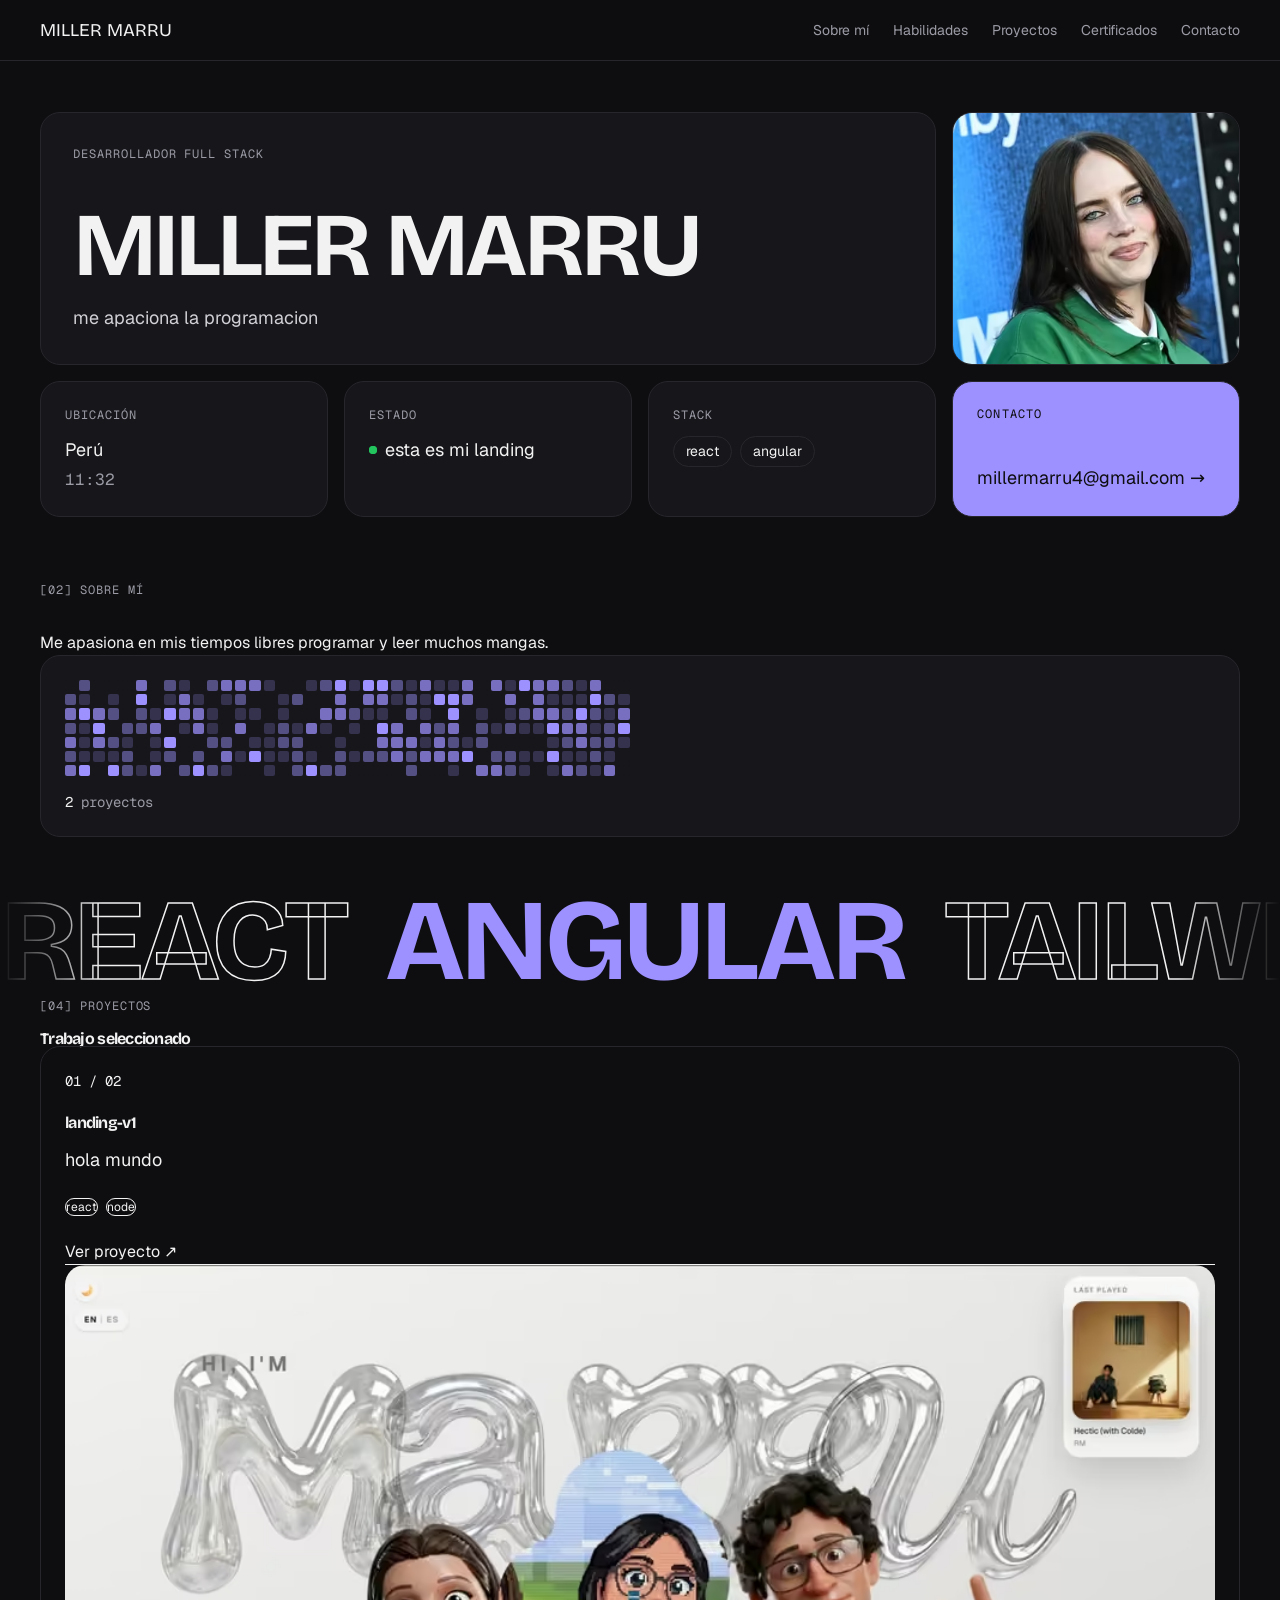
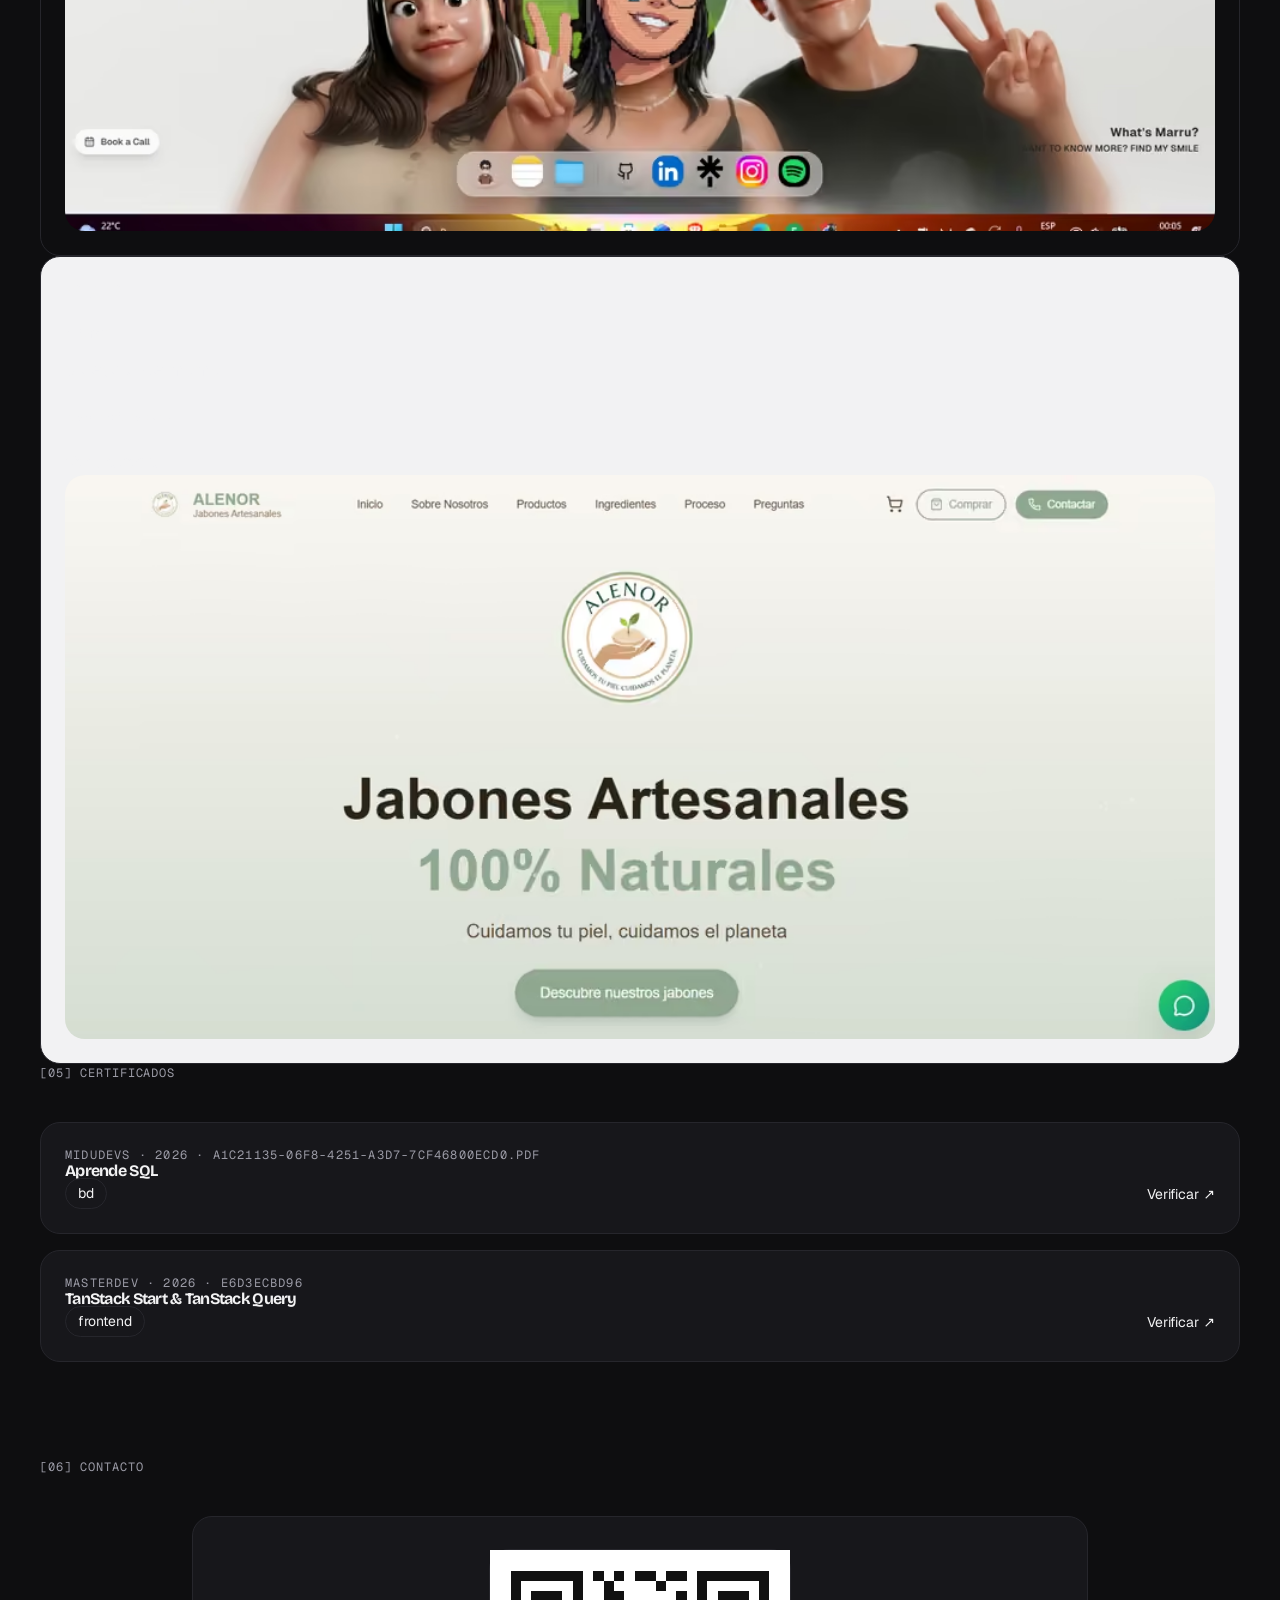
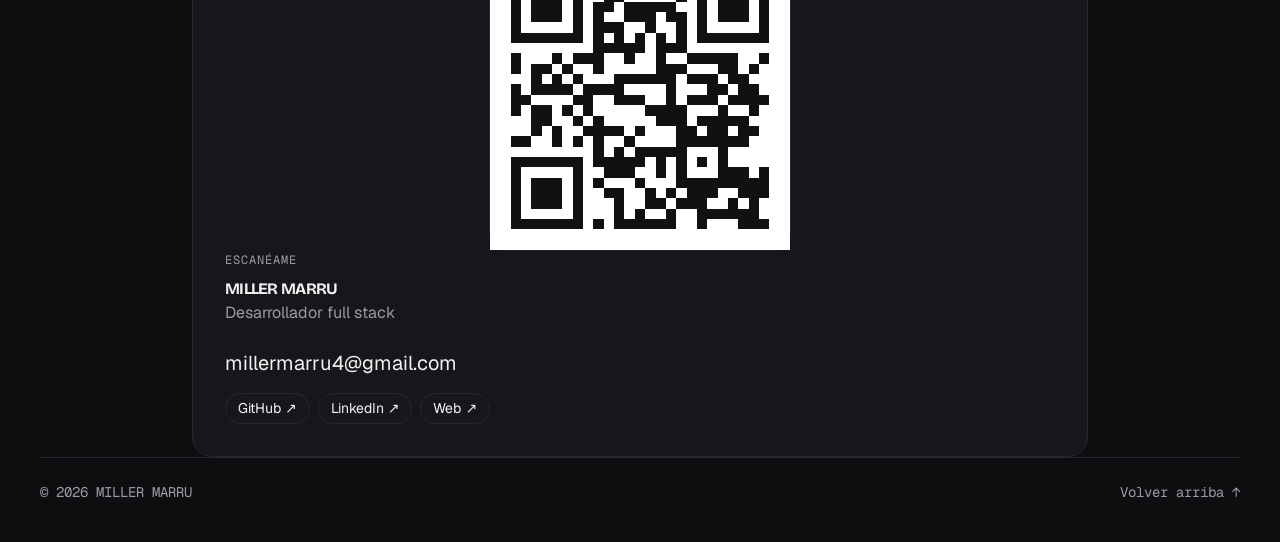
<file: index.html>
<!doctype html>
<html lang="es" data-theme="noche">
<head>
<meta charset="utf-8">
<meta name="viewport" content="width=device-width, initial-scale=1">
<title>MILLER MARRU · Desarrollador full stack</title>
<meta name="description" content="me apaciona la programacion">
<link rel="preload" href="assets/fonts/bricolage-grotesque-latin-wght-normal.woff2" as="font" type="font/woff2" crossorigin>
<link rel="stylesheet" href="assets/css/theme.css">
<link rel="stylesheet" href="assets/css/styles.css">
<script src="assets/js/site.js" defer></script>
</head>
<body class="antialiased">
<a href="#main" class="sr-only">Saltar al contenido</a>
<header class="nav-glass fixed inset-x-0 top-0 z-40 border-b border-line">
  <nav class="flex items-center justify-between gap-6 px-5 py-4 md:px-10" aria-label="Principal">
    <a href="#hero" class="font-display text-lg">MILLER MARRU</a>
    <ul class="hidden gap-6 text-sm sm:flex"><li><a href="#about" class="text-muted hover:text-ink">Sobre mí</a></li><li><a href="#skills" class="text-muted hover:text-ink">Habilidades</a></li><li><a href="#projects" class="text-muted hover:text-ink">Proyectos</a></li><li><a href="#certificates" class="text-muted hover:text-ink">Certificados</a></li><li><a href="#contact" class="text-muted hover:text-ink">Contacto</a></li></ul>
  </nav>
</header>
<main id="main">
<div data-include="sections/hero.html"><noscript><p class="px-5 py-4"><a class="underline" href="sections/hero.html">Hero</a></p></noscript></div>
<div data-include="sections/about.html"><noscript><p class="px-5 py-4"><a class="underline" href="sections/about.html">Sobre mí</a></p></noscript></div>
<div data-include="sections/skills.html"><noscript><p class="px-5 py-4"><a class="underline" href="sections/skills.html">Habilidades</a></p></noscript></div>
<div data-include="sections/projects.html"><noscript><p class="px-5 py-4"><a class="underline" href="sections/projects.html">Proyectos</a></p></noscript></div>
<div data-include="sections/certificates.html"><noscript><p class="px-5 py-4"><a class="underline" href="sections/certificates.html">Certificados</a></p></noscript></div>
<div data-include="sections/contact.html"><noscript><p class="px-5 py-4"><a class="underline" href="sections/contact.html">Contacto</a></p></noscript></div>
</main>
</body>
</html>
</file>
<file: assets/css/theme.css>
/* Tema: Noche. Oscuro elegante con violeta y grotesca expresiva. */
@font-face{font-family:"Bricolage Grotesque";src:url("../fonts/bricolage-grotesque-latin-wght-normal.woff2") format("woff2");font-weight:200 800;font-style:normal;font-display:swap}
@font-face{font-family:"Geist";src:url("../fonts/geist-latin-wght-normal.woff2") format("woff2");font-weight:100 900;font-style:normal;font-display:swap}
@font-face{font-family:"Geist Mono";src:url("../fonts/geist-mono-latin-wght-normal.woff2") format("woff2");font-weight:100 900;font-style:normal;font-display:swap}
:root{--ff-display:"Bricolage Grotesque", ui-sans-serif, system-ui, sans-serif;--ff-body:"Geist", ui-sans-serif, system-ui, sans-serif;--ff-mono:"Geist Mono", ui-monospace, SFMono-Regular, Menlo, monospace;--display-tracking:-0.045em;--display-weight:700;--display-case:none;--display-scale:1;--display-leading:0.95;--radius:1.25rem;--bg:#0E0E10;--bg-2:#17171B;--ink:#F2F2F3;--ink-2:#D0D0D6;--muted:#9B9BA6;--line:#26262C;--accent:#9D90FF;--accent-soft:#211D3D;--on-accent:#0E0E10;color-scheme:dark}
</file>
<file: assets/css/styles.css>
/*! tailwindcss v4.3.3 | MIT License | https://tailwindcss.com */
@layer properties{@supports (((-webkit-hyphens:none)) and (not (margin-trim:inline))) or ((-moz-orient:inline) and (not (color:rgb(from red r g b)))){*,:before,:after,::backdrop{--tw-space-y-reverse:0;--tw-space-x-reverse:0;--tw-divide-y-reverse:0;--tw-border-style:solid;--tw-leading:initial;--tw-font-weight:initial;--tw-tracking:initial;--tw-translate-x:0;--tw-translate-y:0;--tw-translate-z:0}}}@layer theme{:root,:host{--font-sans:-apple-system, BlinkMacSystemFont, "Segoe UI", Roboto, "Helvetica Neue", "Noto Sans", Arial, sans-serif, "Apple Color Emoji", "Segoe UI Emoji", "Segoe UI Symbol", "Noto Color Emoji";--spacing:.25rem;--container-lg:32rem;--container-xl:36rem;--container-2xl:42rem;--container-3xl:48rem;--container-4xl:56rem;--container-5xl:64rem;--container-6xl:72rem;--text-xs:.75rem;--text-xs--line-height:calc(1 / .75);--text-sm:.875rem;--text-sm--line-height:calc(1.25 / .875);--text-base:1rem;--text-base--line-height:calc(1.5 / 1);--text-lg:1.125rem;--text-lg--line-height:calc(1.75 / 1.125);--text-xl:1.25rem;--text-xl--line-height:calc(1.75 / 1.25);--text-2xl:1.5rem;--text-2xl--line-height:calc(2 / 1.5);--text-5xl:3rem;--text-5xl--line-height:1;--text-7xl:4.5rem;--text-7xl--line-height:1;--font-weight-medium:500;--tracking-normal:0em;--tracking-widest:.1em;--leading-tight:1.25;--default-transition-duration:.15s;--default-transition-timing-function:cubic-bezier(.4, 0, .2, 1);--default-font-family:var(--font-sans);--default-mono-font-family:var(--ff-mono)}}@layer base{*,:after,:before,::backdrop,::file-selector-button{box-sizing:border-box;border:0 solid;margin:0;padding:0}html,:host{-webkit-text-size-adjust:100%;tab-size:4;line-height:1.5;font-family:var(--default-font-family,-apple-system, BlinkMacSystemFont, "Segoe UI", Roboto, "Helvetica Neue", "Noto Sans", Arial, sans-serif, "Apple Color Emoji", "Segoe UI Emoji", "Segoe UI Symbol", "Noto Color Emoji");font-feature-settings:var(--default-font-feature-settings,normal);font-variation-settings:var(--default-font-variation-settings,normal);-webkit-tap-highlight-color:transparent}hr{height:0;color:inherit;border-top-width:1px}abbr:where([title]){text-decoration:underline dotted}h1,h2,h3,h4,h5,h6{font-size:inherit;font-weight:inherit}a{color:inherit;-webkit-text-decoration:inherit;text-decoration:inherit}b,strong{font-weight:bolder}code,kbd,samp,pre{font-family:var(--default-mono-font-family,ui-monospace, SFMono-Regular, Menlo, Monaco, Consolas, "Liberation Mono", "Courier New", monospace);font-feature-settings:var(--default-mono-font-feature-settings,normal);font-variation-settings:var(--default-mono-font-variation-settings,normal);font-size:1em}small{font-size:80%}sub,sup{vertical-align:baseline;font-size:75%;line-height:0;position:relative}sub{bottom:-.25em}sup{top:-.5em}table{text-indent:0;border-color:inherit;border-collapse:collapse}:-moz-focusring:where(:not(iframe)){outline:auto}progress{vertical-align:baseline}summary{display:list-item}ol,ul,menu{list-style:none}img,svg,video,canvas,audio,iframe,embed,object{vertical-align:middle;display:block}img,video{max-width:100%;height:auto}button,input,select,optgroup,textarea,::file-selector-button{font:inherit;font-feature-settings:inherit;font-variation-settings:inherit;letter-spacing:inherit;color:inherit;opacity:1;background-color:#0000;border-radius:0}:where(select:is([multiple],[size])) optgroup{font-weight:bolder}:where(select:is([multiple],[size])) optgroup option{padding-inline-start:20px}::file-selector-button{margin-inline-end:4px}::placeholder{opacity:1}@supports (not ((-webkit-appearance:-apple-pay-button))) or (contain-intrinsic-size:1px){::placeholder{color:currentColor;@supports (color:color-mix(in lab, red, red)){color:color-mix(in oklab, currentcolor 50%, transparent)}}}textarea{resize:vertical}::-webkit-search-decoration{-webkit-appearance:none}::-webkit-date-and-time-value{min-height:1lh;text-align:inherit}::-webkit-datetime-edit{display:inline-flex}::-webkit-datetime-edit-fields-wrapper{padding:0}::-webkit-datetime-edit,::-webkit-datetime-edit-year-field,::-webkit-datetime-edit-month-field,::-webkit-datetime-edit-day-field,::-webkit-datetime-edit-hour-field,::-webkit-datetime-edit-minute-field,::-webkit-datetime-edit-second-field,::-webkit-datetime-edit-millisecond-field,::-webkit-datetime-edit-meridiem-field{padding-block:0}::-webkit-calendar-picker-indicator{line-height:1}:-moz-ui-invalid{box-shadow:none}button,input:where([type=button],[type=reset],[type=submit]),::file-selector-button{appearance:button}::-webkit-inner-spin-button,::-webkit-outer-spin-button{height:auto}[hidden]:where(:not([hidden=until-found])){display:none!important}html{scroll-behavior:smooth}body{font-family:var(--ff-body);background:var(--bg);color:var(--ink)}::selection{background:var(--accent);color:var(--on-accent)}:focus-visible{outline:2px solid var(--accent);outline-offset:3px}}@layer components{.display{font-family:var(--ff-display);font-weight:var(--display-weight);letter-spacing:var(--display-tracking);text-transform:var(--display-case);line-height:var(--display-leading,.95);text-wrap:balance}.eyebrow{font-family:var(--ff-mono);letter-spacing:.08em;text-transform:uppercase;color:var(--muted);font-size:.75rem}.grain:before{content:"";pointer-events:none;z-index:50;opacity:calc(var(--grain,0) * .07);will-change:transform;contain:strict;background-image:url([data-uri]);background-size:96px 96px;position:fixed;inset:0}.nav-glass{background:var(--bg);@supports (color:color-mix(in lab, red, red)){background:color-mix(in oklab, var(--bg) 72%, transparent)}backdrop-filter:blur(14px)saturate(1.4)}.pulse-dot{background:#22c55e;border-radius:999px;width:.5rem;height:.5rem;display:inline-block;position:relative}.pulse-dot:after{content:"";border-radius:inherit;background:inherit;animation:1.8s cubic-bezier(0,0,.2,1) infinite gt-ping;position:absolute;inset:0}.marquee{overflow:hidden;mask-image:linear-gradient(90deg,#0000,#000 8% 92%,#0000)}.marquee-track{width:max-content;animation:gt-marquee var(--speed,40s) linear infinite;display:flex}.marquee-track.reverse{animation-direction:reverse}.marquee:hover .marquee-track{animation-play-state:paused}.rotator{vertical-align:bottom;display:inline-grid;overflow:hidden}.rotator>span{animation:7.5s infinite gt-rot3;animation-delay:calc(var(--i) * 2.5s);opacity:0;grid-area:1/1}.roll{height:1.25em;line-height:1.25em;display:inline-flex;overflow:hidden}.roll>span{flex-direction:column;transition:transform .35s cubic-bezier(.2,.8,.2,1);display:flex}.roll:hover>span,.roll:focus-visible>span{transform:translateY(-50%)}.stack>*{top:calc(5rem + var(--i,0) * 1.5rem);position:sticky}.btn{border-radius:999px;align-items:center;gap:.5rem;padding:.7rem 1.25rem;font-weight:500;transition:transform .2s,background-color .2s,color .2s;display:inline-flex}.btn:hover{transform:translateY(-1px)}.btn-primary{background:var(--ink);color:var(--bg)}.btn-ghost{border:1px solid var(--line);color:var(--ink)}.btn-ghost:hover{border-color:var(--ink)}.chip{border:1px solid var(--line);border-radius:999px;align-items:center;padding:.25rem .75rem;font-size:.875rem;display:inline-flex}.card{background:var(--bg-2);border:1px solid var(--line);border-radius:var(--radius)}.pill-available{background:var(--accent-soft);color:var(--ink);border-radius:999px;align-items:center;gap:.5rem;padding:.35rem .85rem;font-size:.875rem;display:inline-flex}.dots-bg{background-image:radial-gradient(var(--line) 1px, transparent 1px);background-size:22px 22px}.grid-bg{background-image:linear-gradient(var(--line) 1px, transparent 1px), linear-gradient(90deg, var(--line) 1px, transparent 1px);background-size:48px 48px}.polaroid{background:#fff;padding:.75rem .75rem 2.75rem;transform:rotate(-3deg);box-shadow:0 20px 40px -24px #00000073}.contrib{grid-template-rows:repeat(7,.7rem);grid-auto-columns:.7rem;grid-auto-flow:column;gap:3px;display:grid}.contrib>i{background:var(--accent);border-radius:2px;@supports (color:color-mix(in lab, red, red)){background:color-mix(in oklab, var(--accent) calc(var(--l,0) * 25%), var(--bg-2))}}.caret{vertical-align:text-bottom;background:var(--accent);width:.6ch;height:1.1em;display:inline-block}.autotabs-panels{gap:1.5rem;display:grid}.brand-hover{transition:color .25s}.brand-hover:hover,.group:hover .brand-hover{color:var(--brand,var(--accent))}.outline-text{color:#0000;-webkit-text-stroke:1.5px var(--ink)}.tabs>input{opacity:0;pointer-events:none;position:absolute}.tabs .tab-panel{display:none}.tabs .tab-label{cursor:pointer;color:var(--muted);border-color:#0000}.tabs>input:focus-visible+.tab-label{outline:2px solid var(--accent);outline-offset:3px}.tabs>input:first-of-type:checked~.tab-panels>.tab-panel:first-child,.tabs>input:nth-of-type(2):checked~.tab-panels>.tab-panel:nth-child(2),.tabs>input:nth-of-type(3):checked~.tab-panels>.tab-panel:nth-child(3),.tabs>input:nth-of-type(4):checked~.tab-panels>.tab-panel:nth-child(4),.tabs>input:nth-of-type(5):checked~.tab-panels>.tab-panel:nth-child(5),.tabs>input:nth-of-type(6):checked~.tab-panels>.tab-panel:nth-child(6){display:block}.tabs>input:checked+.tab-label{color:var(--ink);border-color:var(--accent)}.masonry{columns:1;column-gap:1rem}.masonry>*{break-inside:avoid;margin-bottom:1rem}@media (width>=40rem){.masonry{columns:2}}@media (width>=64rem){.masonry{columns:3}}.snap-row{scroll-snap-type:x mandatory;scrollbar-width:thin;grid-auto-columns:min(85%,26rem);grid-auto-flow:column;gap:1rem;padding-bottom:1rem;display:grid;overflow-x:auto}.snap-row>*{scroll-snap-align:start}.peek{position:relative}.peek-img{pointer-events:none;opacity:0;z-index:10;width:16rem;transition:opacity .25s,transform .35s cubic-bezier(.2,.8,.2,1);position:absolute;top:50%;right:8%;transform:translateY(-50%)rotate(-4deg)scale(.9)}.peek:hover .peek-img,.peek:focus-within .peek-img{opacity:1;transform:translateY(-50%)rotate(-2deg)scale(1)}.browser{border:1px solid var(--line);border-radius:var(--radius);background:var(--bg);overflow:hidden}.browser-bar{border-bottom:1px solid var(--line);background:var(--bg-2);align-items:center;gap:.4rem;padding:.6rem .8rem;display:flex}.browser-bar>i{background:var(--line);border-radius:999px;width:.6rem;height:.6rem}.flip{perspective:1000px}.flip-inner{transform-style:preserve-3d;transition:transform .6s cubic-bezier(.2,.8,.2,1);display:grid}.flip-inner>*{backface-visibility:hidden;grid-area:1/1}.flip-back,.flip:hover .flip-inner,.flip:focus-within .flip-inner{transform:rotateY(180deg)}.sticky-note{color:#1c1917;background:#fde68a;transform:rotate(-2deg);box-shadow:0 18px 30px -18px #00000080}.word{white-space:nowrap;display:inline-block}.sr-only{clip:rect(0, 0, 0, 0);white-space:nowrap;border:0;width:1px;height:1px;margin:-1px;padding:0;position:absolute;overflow:hidden}}@layer utilities{.sr-only{clip-path:inset(50%);white-space:nowrap;border-width:0;width:1px;height:1px;margin:-1px;padding:0;position:absolute;overflow:hidden}.absolute{position:absolute}.fixed{position:fixed}.relative{position:relative}.inset-0{inset:0}.inset-x-0{inset-inline:0}.top-0{top:0}.z-40{z-index:40}.mx-5{margin-inline:calc(var(--spacing) * 5)}.mx-auto{margin-inline:auto}.mt-1{margin-top:var(--spacing)}.mt-2{margin-top:calc(var(--spacing) * 2)}.mt-3{margin-top:calc(var(--spacing) * 3)}.mt-4{margin-top:calc(var(--spacing) * 4)}.mt-6{margin-top:calc(var(--spacing) * 6)}.mt-8{margin-top:calc(var(--spacing) * 8)}.mt-10{margin-top:calc(var(--spacing) * 10)}.mt-14{margin-top:calc(var(--spacing) * 14)}.mt-16{margin-top:calc(var(--spacing) * 16)}.mt-24{margin-top:calc(var(--spacing) * 24)}.mt-auto{margin-top:auto}.mb-10{margin-bottom:calc(var(--spacing) * 10)}.ml-3{margin-left:calc(var(--spacing) * 3)}.block{display:block}.contents{display:contents}.flex{display:flex}.grid{display:grid}.hidden{display:none}.inline-block{display:inline-block}.aspect-\[4\/5\]{aspect-ratio:4/5}.h-3{height:calc(var(--spacing) * 3)}.h-10{height:calc(var(--spacing) * 10)}.h-16{height:calc(var(--spacing) * 16)}.h-full{height:100%}.h-px{height:1px}.min-h-56{min-height:calc(var(--spacing) * 56)}.min-h-\[70vh\]{min-height:70vh}.min-h-\[85vh\]{min-height:85vh}.min-h-\[88vh\]{min-height:88vh}.min-h-\[90vh\]{min-height:90vh}.w-3{width:calc(var(--spacing) * 3)}.w-10{width:calc(var(--spacing) * 10)}.w-16{width:calc(var(--spacing) * 16)}.w-full{width:100%}.max-w-2xl{max-width:var(--container-2xl)}.max-w-3xl{max-width:var(--container-3xl)}.max-w-4xl{max-width:var(--container-4xl)}.max-w-5xl{max-width:var(--container-5xl)}.max-w-6xl{max-width:var(--container-6xl)}.max-w-lg{max-width:var(--container-lg)}.max-w-xl{max-width:var(--container-xl)}.grid-cols-1{grid-template-columns:repeat(1,minmax(0,1fr))}.flex-col{flex-direction:column}.flex-wrap{flex-wrap:wrap}.items-center{align-items:center}.items-end{align-items:flex-end}.items-start{align-items:flex-start}.justify-between{justify-content:space-between}.justify-center{justify-content:center}.gap-2{gap:calc(var(--spacing) * 2)}.gap-3{gap:calc(var(--spacing) * 3)}.gap-4{gap:calc(var(--spacing) * 4)}.gap-6{gap:calc(var(--spacing) * 6)}.gap-10{gap:calc(var(--spacing) * 10)}:where(.space-y-3>:not(:last-child)){--tw-space-y-reverse:0;margin-block-start:calc(calc(var(--spacing) * 3) * var(--tw-space-y-reverse));margin-block-end:calc(calc(var(--spacing) * 3) * calc(1 - var(--tw-space-y-reverse)))}.gap-x-16{column-gap:calc(var(--spacing) * 16)}:where(.-space-x-3>:not(:last-child)){--tw-space-x-reverse:0;margin-inline-start:calc(calc(var(--spacing) * -3) * var(--tw-space-x-reverse));margin-inline-end:calc(calc(var(--spacing) * -3) * calc(1 - var(--tw-space-x-reverse)))}.gap-y-6{row-gap:calc(var(--spacing) * 6)}:where(.divide-y>:not(:last-child)){--tw-divide-y-reverse:0;border-bottom-style:var(--tw-border-style);border-top-style:var(--tw-border-style);border-top-width:calc(1px * var(--tw-divide-y-reverse));border-bottom-width:calc(1px * calc(1 - var(--tw-divide-y-reverse)))}:where(.divide-line>:not(:last-child)){border-color:var(--line)}.truncate{text-overflow:ellipsis;white-space:nowrap;overflow:hidden}.overflow-hidden{overflow:hidden}.rounded-full{border-radius:3.40282e38px}.rounded-theme{border-radius:var(--radius)}.border{border-style:var(--tw-border-style);border-width:1px}.border-2{border-style:var(--tw-border-style);border-width:2px}.border-y{border-block-style:var(--tw-border-style);border-block-width:1px}.border-t{border-top-style:var(--tw-border-style);border-top-width:1px}.border-b{border-bottom-style:var(--tw-border-style);border-bottom-width:1px}.border-bg{border-color:var(--bg)}.border-line{border-color:var(--line)}.bg-\[\#28c840\]{background-color:#28c840}.bg-\[\#febc2e\]{background-color:#febc2e}.bg-\[\#ff5f57\]{background-color:#ff5f57}.bg-accent{background-color:var(--accent)}.bg-accent-soft{background-color:var(--accent-soft)}.bg-ink{background-color:var(--ink)}.bg-line{background-color:var(--line)}.object-cover{object-fit:cover}.p-5{padding:calc(var(--spacing) * 5)}.p-6{padding:calc(var(--spacing) * 6)}.p-8{padding:calc(var(--spacing) * 8)}.px-4{padding-inline:calc(var(--spacing) * 4)}.px-5{padding-inline:calc(var(--spacing) * 5)}.py-3{padding-block:calc(var(--spacing) * 3)}.py-4{padding-block:calc(var(--spacing) * 4)}.pt-4{padding-top:calc(var(--spacing) * 4)}.pt-6{padding-top:calc(var(--spacing) * 6)}.pt-8{padding-top:calc(var(--spacing) * 8)}.pt-16{padding-top:calc(var(--spacing) * 16)}.pt-24{padding-top:calc(var(--spacing) * 24)}.pt-28{padding-top:calc(var(--spacing) * 28)}.pt-32{padding-top:calc(var(--spacing) * 32)}.pb-10{padding-bottom:calc(var(--spacing) * 10)}.pb-16{padding-bottom:calc(var(--spacing) * 16)}.pb-20{padding-bottom:calc(var(--spacing) * 20)}.text-center{text-align:center}.align-top{vertical-align:top}.font-body{font-family:var(--ff-body)}.font-display{font-family:var(--ff-display)}.font-mono{font-family:var(--ff-mono)}.text-2xl{font-size:var(--text-2xl);line-height:var(--tw-leading,var(--text-2xl--line-height))}.text-5xl{font-size:var(--text-5xl);line-height:var(--tw-leading,var(--text-5xl--line-height))}.text-7xl{font-size:var(--text-7xl);line-height:var(--tw-leading,var(--text-7xl--line-height))}.text-lg{font-size:var(--text-lg);line-height:var(--tw-leading,var(--text-lg--line-height))}.text-sm{font-size:var(--text-sm);line-height:var(--tw-leading,var(--text-sm--line-height))}.text-xl{font-size:var(--text-xl);line-height:var(--tw-leading,var(--text-xl--line-height))}.text-xs{font-size:var(--text-xs);line-height:var(--tw-leading,var(--text-xs--line-height))}.text-\[0\.35em\]{font-size:.35em}.text-\[calc\(clamp\(2\.2rem\,6vw\,4\.5rem\)\*var\(--display-scale\)\)\]{font-size:calc(clamp(2.2rem, 6vw, 4.5rem) * var(--display-scale))}.text-\[calc\(clamp\(2\.4rem\,6vw\,6rem\)\*var\(--display-scale\)\)\]{font-size:calc(clamp(2.4rem, 6vw, 6rem) * var(--display-scale))}.text-\[calc\(clamp\(2\.4rem\,8vw\,7rem\)\*var\(--display-scale\)\)\]{font-size:calc(clamp(2.4rem, 8vw, 7rem) * var(--display-scale))}.text-\[calc\(clamp\(2\.6rem\,6\.5vw\,6\.5rem\)\*var\(--display-scale\)\)\]{font-size:calc(clamp(2.6rem, 6.5vw, 6.5rem) * var(--display-scale))}.text-\[calc\(clamp\(2\.6rem\,6\.5vw\,6rem\)\*var\(--display-scale\)\)\]{font-size:calc(clamp(2.6rem, 6.5vw, 6rem) * var(--display-scale))}.text-\[calc\(clamp\(2\.6rem\,6vw\,6rem\)\*var\(--display-scale\)\)\]{font-size:calc(clamp(2.6rem, 6vw, 6rem) * var(--display-scale))}.text-\[calc\(clamp\(2\.6rem\,7vw\,6\.5rem\)\*var\(--display-scale\)\)\]{font-size:calc(clamp(2.6rem, 7vw, 6.5rem) * var(--display-scale))}.text-\[calc\(clamp\(2\.8rem\,7vw\,6\.5rem\)\*var\(--display-scale\)\)\]{font-size:calc(clamp(2.8rem, 7vw, 6.5rem) * var(--display-scale))}.text-\[calc\(clamp\(3\.5rem\,12vw\,11rem\)\*var\(--display-scale\)\)\]{font-size:calc(clamp(3.5rem, 12vw, 11rem) * var(--display-scale))}.text-\[calc\(clamp\(3\.5rem\,13vw\,11rem\)\*var\(--display-scale\)\)\]{font-size:calc(clamp(3.5rem, 13vw, 11rem) * var(--display-scale))}.text-\[calc\(clamp\(3\.5rem\,14vw\,15rem\)\*var\(--display-scale\)\)\]{font-size:calc(clamp(3.5rem, 14vw, 15rem) * var(--display-scale))}.text-\[calc\(clamp\(3\.5rem\,15vw\,14rem\)\*var\(--display-scale\)\)\]{font-size:calc(clamp(3.5rem, 15vw, 14rem) * var(--display-scale))}.text-\[calc\(clamp\(3rem\,8vw\,7rem\)\*var\(--display-scale\)\)\]{font-size:calc(clamp(3rem, 8vw, 7rem) * var(--display-scale))}.text-\[calc\(clamp\(3rem\,9vw\,8rem\)\*var\(--display-scale\)\)\]{font-size:calc(clamp(3rem, 9vw, 8rem) * var(--display-scale))}.text-\[clamp\(1\.4rem\,3vw\,2\.4rem\)\]{font-size:clamp(1.4rem,3vw,2.4rem)}.text-\[clamp\(5rem\,14vw\,12rem\)\]{font-size:clamp(5rem,14vw,12rem)}.leading-\[0\.85\]{--tw-leading:.85;line-height:.85}.leading-tight{--tw-leading:var(--leading-tight);line-height:var(--leading-tight)}.font-medium{--tw-font-weight:var(--font-weight-medium);font-weight:var(--font-weight-medium)}.tracking-normal{--tw-tracking:var(--tracking-normal);letter-spacing:var(--tracking-normal)}.tracking-widest{--tw-tracking:var(--tracking-widest);letter-spacing:var(--tracking-widest)}.break-all{word-break:break-all}.text-accent{color:var(--accent)}.text-ink{color:var(--ink)}.text-ink-2{color:var(--ink-2)}.text-muted{color:var(--muted)}.text-on-accent{color:var(--on-accent)}.lowercase{text-transform:lowercase}.normal-case{text-transform:none}.uppercase{text-transform:uppercase}.underline{text-decoration-line:underline}.underline-offset-4{text-underline-offset:4px}.antialiased{-webkit-font-smoothing:antialiased;-moz-osx-font-smoothing:grayscale}.opacity-60{opacity:.6}.transition-transform{transition-property:transform,translate,scale,rotate;transition-timing-function:var(--tw-ease,var(--default-transition-timing-function));transition-duration:var(--tw-duration,var(--default-transition-duration))}@media (hover:hover){.group-hover\:translate-x-1:is(:where(.group):hover *){--tw-translate-x:var(--spacing);translate:var(--tw-translate-x) var(--tw-translate-y)}.hover\:underline:hover{text-decoration-line:underline}}@media (width>=40rem){.sm\:flex{display:flex}.sm\:grid-cols-3{grid-template-columns:repeat(3,minmax(0,1fr))}}@media (width>=48rem){.md\:col-span-1{grid-column:span 1/span 1}.md\:col-span-3{grid-column:span 3/span 3}.md\:mx-10{margin-inline:calc(var(--spacing) * 10)}.md\:grid-cols-3{grid-template-columns:repeat(3,minmax(0,1fr))}.md\:grid-cols-4{grid-template-columns:repeat(4,minmax(0,1fr))}.md\:grid-cols-\[1fr_2fr\]{grid-template-columns:1fr 2fr}.md\:grid-rows-\[auto_auto\]{grid-template-rows:auto auto}.md\:justify-end{justify-content:flex-end}.md\:p-8{padding:calc(var(--spacing) * 8)}.md\:px-10{padding-inline:calc(var(--spacing) * 10)}.md\:pt-36{padding-top:calc(var(--spacing) * 36)}.md\:pt-40{padding-top:calc(var(--spacing) * 40)}.md\:pt-44{padding-top:calc(var(--spacing) * 44)}.md\:text-2xl{font-size:var(--text-2xl);line-height:var(--tw-leading,var(--text-2xl--line-height))}.md\:text-base{font-size:var(--text-base);line-height:var(--tw-leading,var(--text-base--line-height))}}@media (width>=64rem){.lg\:grid-cols-2{grid-template-columns:repeat(2,minmax(0,1fr))}.lg\:grid-cols-\[1\.6fr_1fr\]{grid-template-columns:1.6fr 1fr}.lg\:pt-40{padding-top:calc(var(--spacing) * 40)}}}:root{--ease-out-gt:cubic-bezier(.2, .7, .2, 1)}@keyframes gt-ping{75%,to{opacity:0;transform:scale(2.4)}}@keyframes gt-marquee{to{transform:translate(-50%)}}@keyframes gt-rot3{0%{opacity:0;transform:translateY(100%)}4%,28%{opacity:1;transform:none}32%,to{opacity:0;transform:translateY(-100%)}}@keyframes gt-type{0%{width:0}}@keyframes gt-blink{50%{opacity:0}}@keyframes gt-bounce{50%{transform:translateY(6px)}}@keyframes gt-tab{0%{opacity:0}2%,31%{opacity:1}33.3%,to{opacity:0}}@keyframes gt-tabbar{0%{transform:scaleX(0)}33.3%{transform:scaleX(1)}33.31%,to{transform:scaleX(0)}}@keyframes gt-tablabel{0%,33.2%{color:var(--ink)}33.3%,to{color:var(--muted)}}@keyframes gt-spin{to{transform:rotate(360deg)}}@keyframes gt-spin-back{to{transform:rotate(-360deg)}}@media (prefers-reduced-motion:no-preference){.type{white-space:nowrap;vertical-align:bottom;width:calc(var(--n) * 1ch);animation:gt-type 1.2s steps(var(--n)) both;animation-delay:var(--d,0s);display:inline-block;overflow:hidden}.caret{animation:1s step-end infinite gt-blink}.bounce{animation:1.6s ease-in-out infinite gt-bounce}.autotabs-panels{gap:0}.autotabs-panels>*{opacity:0;animation:12s infinite gt-tab;animation-delay:calc(var(--i) * 4s);grid-area:1/1}.autotabs-bar{transform-origin:0;animation:12s linear infinite gt-tabbar;animation-delay:calc(var(--i) * 4s);transform:scaleX(0)}.autotabs-label{color:var(--muted);animation:12s infinite gt-tablabel;animation-delay:calc(var(--i) * 4s)}.orbit{animation:gt-spin var(--speed,40s) linear infinite}.spin{animation:24s linear infinite gt-spin}.orbit>*>*{animation:gt-spin-back var(--speed,40s) linear infinite}.io .reveal,.io .split>.w,.io .split .c{opacity:0;transition:opacity .7s var(--ease-out-gt), transform .7s var(--ease-out-gt);transition-delay:min(calc(var(--i,0) * 55ms), .9s);transform:translateY(28px)}.io .split>.w,.io .split .c{display:inline-block}.io .reveal.is-visible,.io .split.is-visible>.w,.io .split.is-visible .c{opacity:1;transform:none}.io .ink>.w{color:var(--line);transition:color .6s;transition-delay:min(calc(var(--i,0) * 45ms), 1.2s)}.io .ink.is-visible>.w{color:var(--ink)}.io .img-settle{transition:transform 1.2s var(--ease-out-gt);transform:scale(1.08)}.io .img-settle.is-visible{transform:none}.io .fill-bar{transform-origin:0;transition:transform 1s var(--ease-out-gt) .15s;transform:scaleX(0)}.io .fill-bar.is-visible{transform:none}.io-instant .reveal,.io-instant .split>.w,.io-instant .split .c,.io-instant .ink>.w,.io-instant .img-settle,.io-instant .fill-bar{transition:none!important}}@media (prefers-reduced-motion:reduce){.flip-inner{display:block;transform:none!important}.flip-inner>*{backface-visibility:visible}.flip-back{margin-top:.75rem;transform:none}.marquee-track{flex-wrap:wrap;width:auto;animation:none}.marquee-track [aria-hidden=true]{display:none}.rotator>span{opacity:0;animation:none}.rotator>span:first-child{opacity:1}.pulse-dot:after{animation:none}html{scroll-behavior:auto}}@property --tw-space-y-reverse{syntax:"*";inherits:false;initial-value:0}@property --tw-space-x-reverse{syntax:"*";inherits:false;initial-value:0}@property --tw-divide-y-reverse{syntax:"*";inherits:false;initial-value:0}@property --tw-border-style{syntax:"*";inherits:false;initial-value:solid}@property --tw-leading{syntax:"*";inherits:false}@property --tw-font-weight{syntax:"*";inherits:false}@property --tw-tracking{syntax:"*";inherits:false}@property --tw-translate-x{syntax:"*";inherits:false;initial-value:0}@property --tw-translate-y{syntax:"*";inherits:false;initial-value:0}@property --tw-translate-z{syntax:"*";inherits:false;initial-value:0}
</file>
